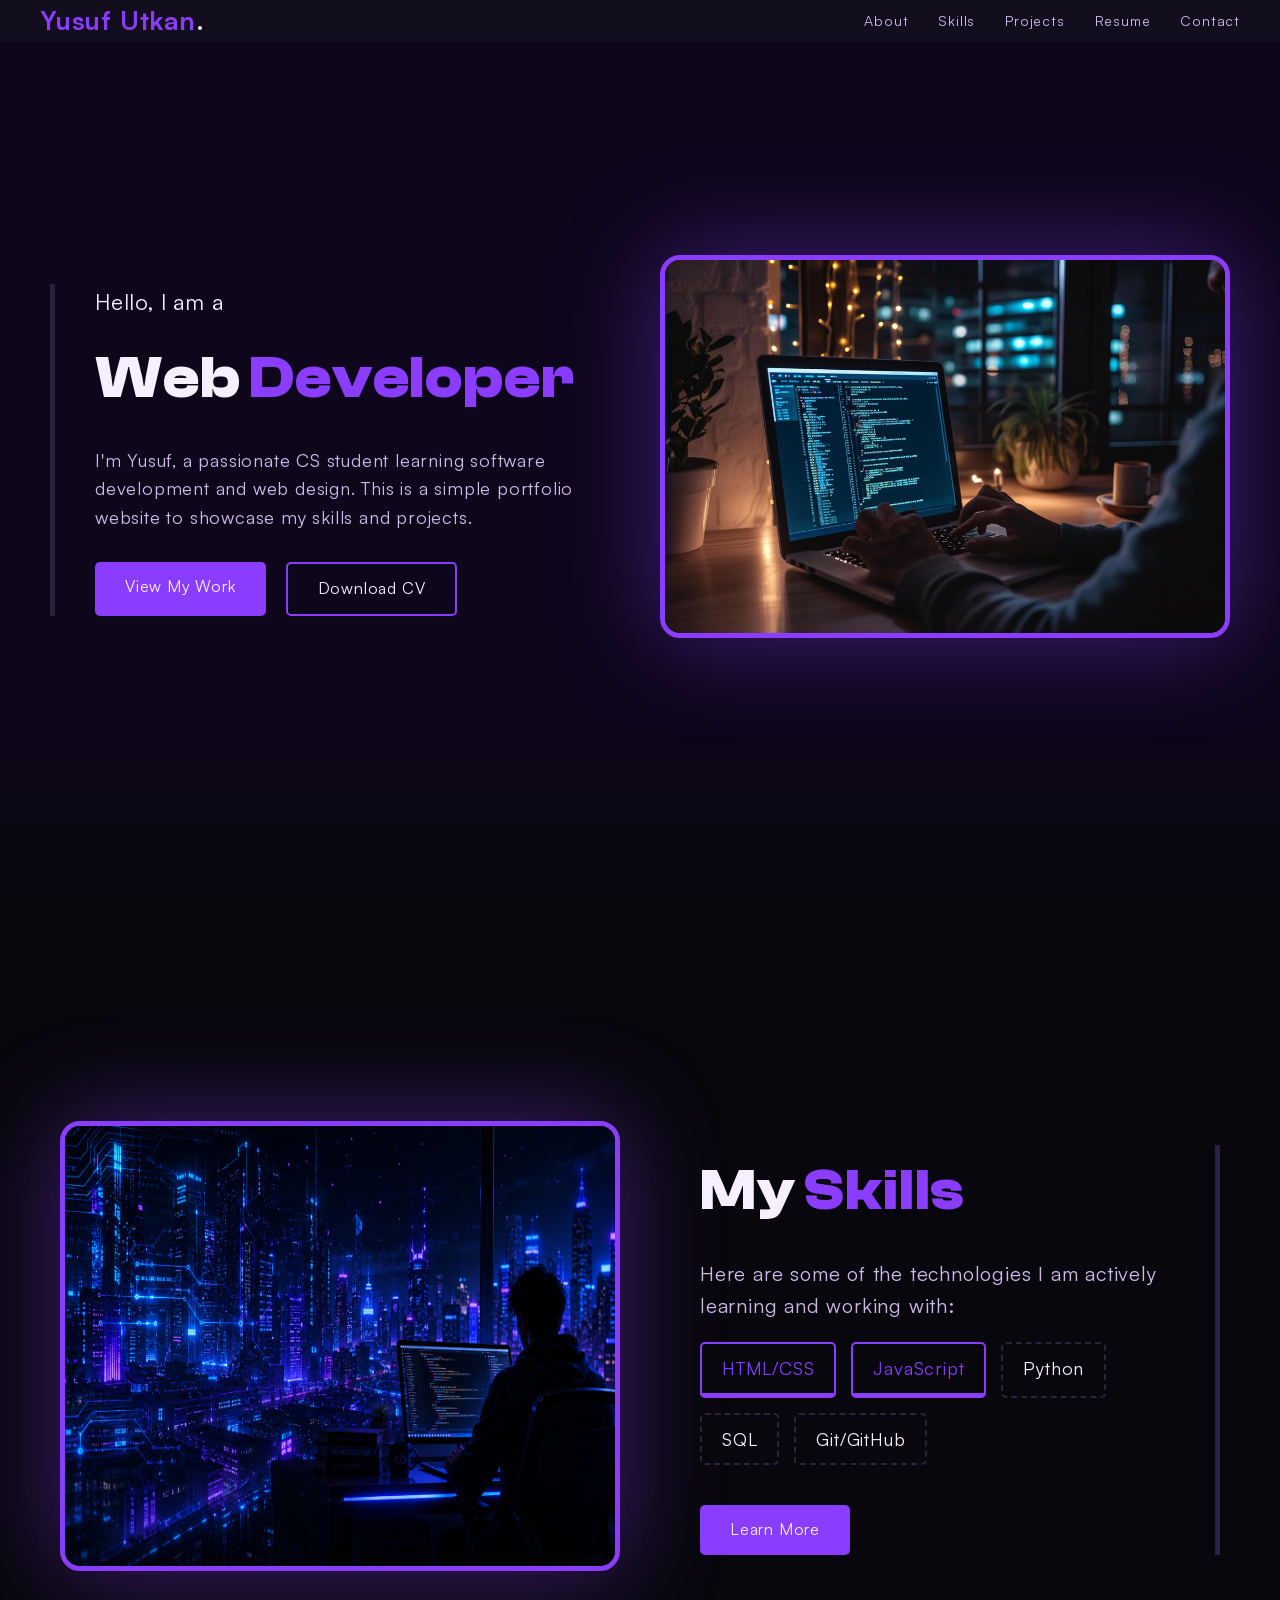
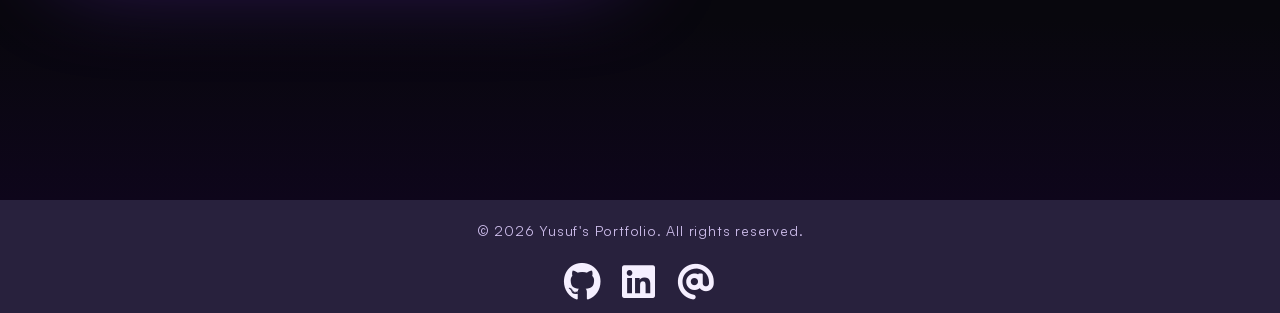
<file: index.html>
<!doctype html>
<html lang="en">
  <head>
    <meta charset="UTF-8" />
    <meta name="viewport" content="width=device-width, initial-scale=1.0" />

    <title>Yusuf Utkan | Portfolio</title>

    <link rel="stylesheet" href="css/style.css" />
    <link
      rel="stylesheet"
      href="https://cdnjs.cloudflare.com/ajax/libs/font-awesome/6.0.0-beta3/css/all.min.css"
    />
  </head>

  <body>
    <nav>
      <h1 class="nav-name">
        <a href="index.html">Yusuf Utkan<span>.</span></a>
      </h1>

      <ul class="nav-links">
        <li><a href="about.html">About</a></li>
        <li><a href="skills.html">Skills</a></li>
        <li><a href="projects.html">Projects</a></li>
        <li><a href="resume.html">Resume</a></li>
        <li><a href="contact.html">Contact</a></li>
      </ul>
    </nav>

    <main>
      <!-- Hero Section -->
      <section class="container">
        <div class="grid">
          <div class="hero">
            <p class="hero-eyebrow">Hello, I am a</p>

            <h1>Web <span>Developer</span></h1>

            <p class="hero-text">
              I'm Yusuf, a passionate CS student learning software development
              and web design. This is a simple portfolio website to showcase my
              skills and projects.
            </p>
            <div class="hero-buttons">
              <a class="primary-button" href="projects.html">View My Work</a>
              <a class="secondary-button" href="resume.html">Download CV</a>
            </div>
          </div>

          <div class="image">
            <img
              src="images/software-development.jpeg"
              alt="Illustration representing software development"
            />
          </div>
        </div>
      </section>

      <!-- Skills Teaser Section -->
      <section class="container-2">
        <div class="grid-2">
          <div class="skills-image">
            <img
              src="images/programmer.png"
              alt="Illustration of a programmer"
            />
          </div>

          <div class="skills-section">
            <h2 class="skills-heading">My <span>Skills</span></h2>

            <p class="skills-description">
              Here are some of the technologies I am actively learning and
              working with:
            </p>

            <ul class="skills-list">
              <li class="purple">HTML/CSS</li>
              <li class="purple">JavaScript</li>
              <li>Python</li>
              <li>SQL</li>
              <li>Git/GitHub</li>
            </ul>

            <div class="skills-buttons">
              <a class="primary-button skills-button" href="skills.html"
                >Learn More</a
              >
            </div>
          </div>
        </div>
      </section>
    </main>

    <footer>
      <p>&copy; 2026 Yusuf's Portfolio. All rights reserved.</p>

      <div class="social">
        <a
          href="https://github.com/YusuftheCoder02"
          id="github"
          aria-label="GitHub profile"
        >
          <i class="fa-brands fa-github"></i>
        </a>

        <a
          href="https://www.linkedin.com/in/yusuf-utkan-071907400/"
          id="linkedin"
          aria-label="LinkedIn profile"
        >
          <i class="fa-brands fa-linkedin"></i>
        </a>

        <a href="mailto:yutkan@depaul.edu" id="mail" aria-label="Email Yusuf">
          <i class="fa-solid fa-at"></i>
        </a>
      </div>
    </footer>
  </body>
</html>
</file>
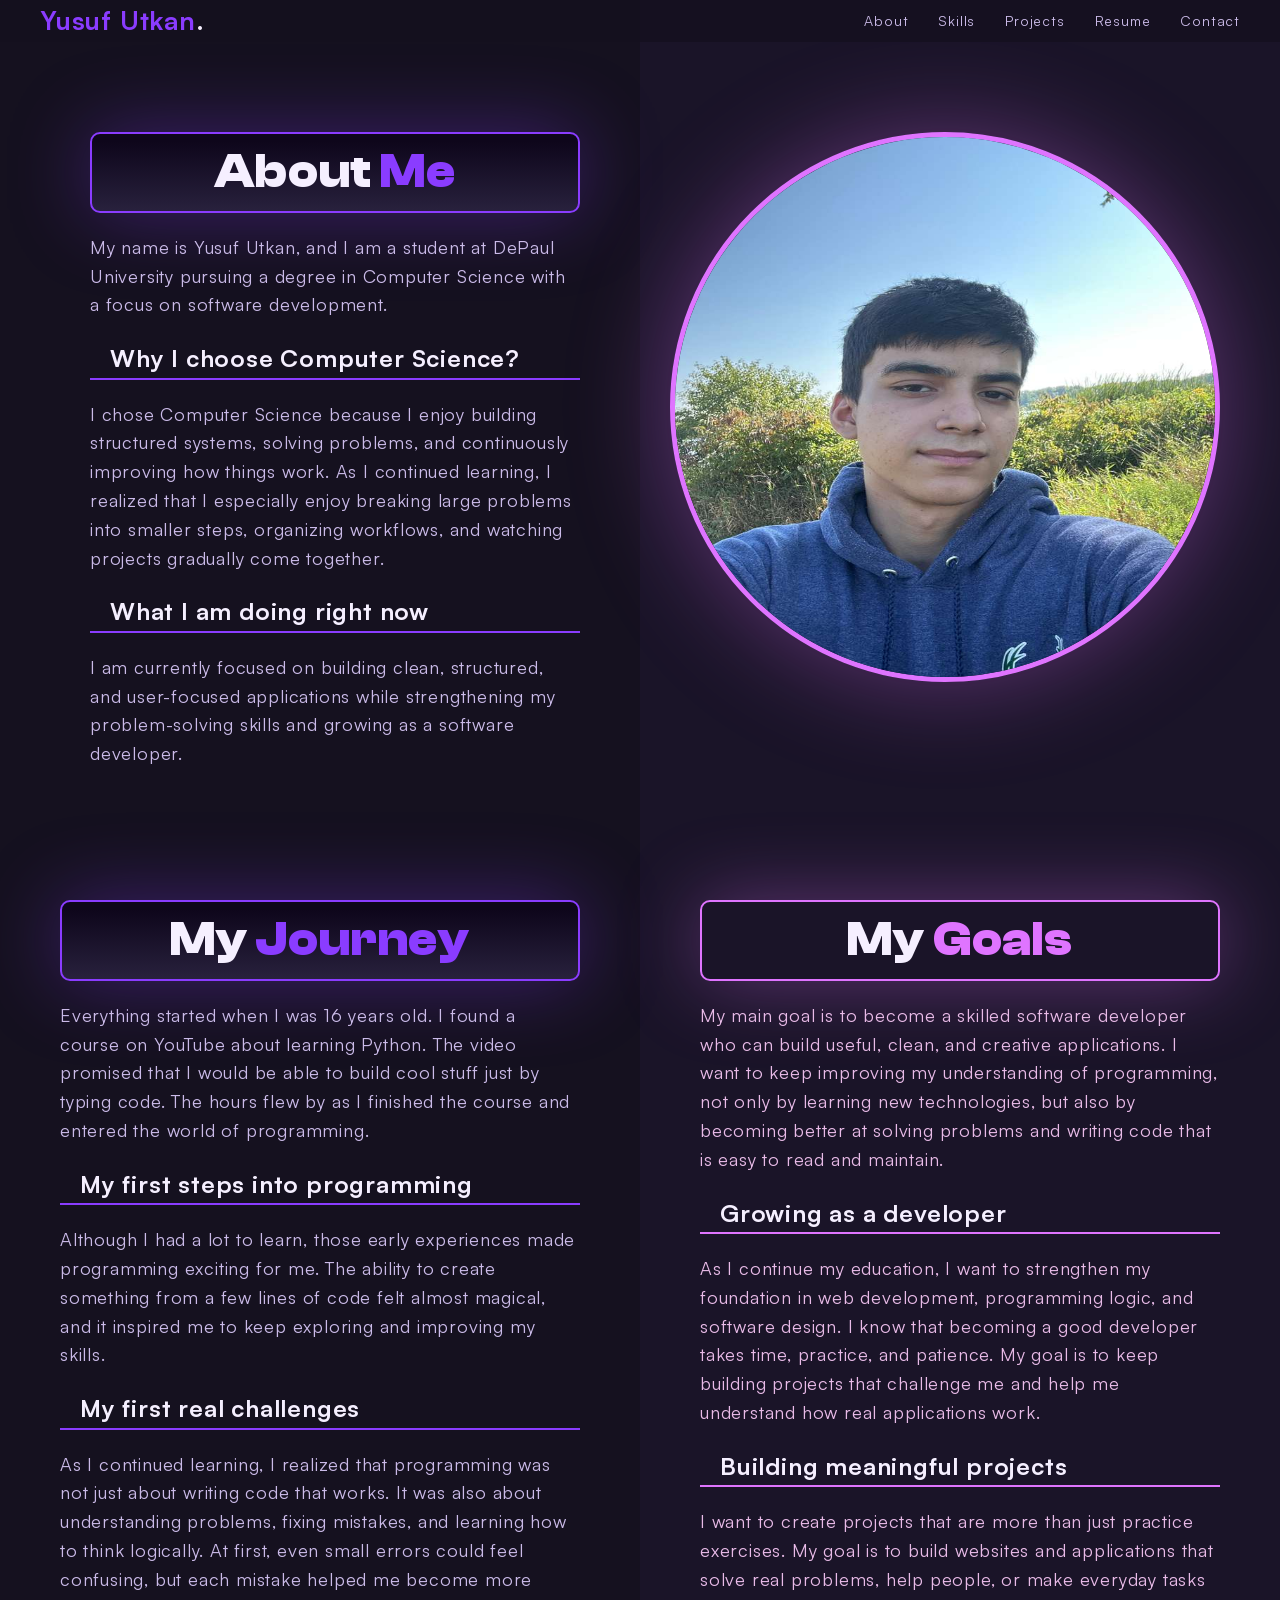
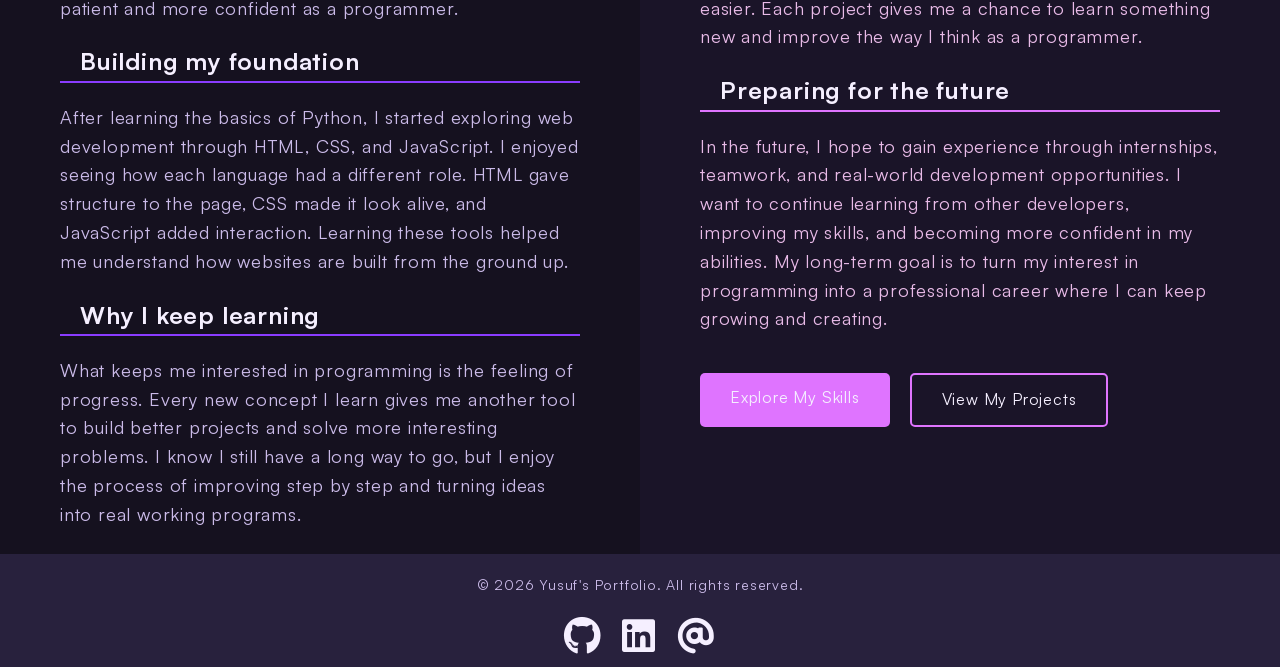
<file: about.html>
<!DOCTYPE html>
<html lang="en">

<head>
    <meta charset="UTF-8">
    <meta name="viewport" content="width=device-width, initial-scale=1.0">
    <title>Final Project</title>
    <link rel="stylesheet" href="css/style.css">
    <link rel="stylesheet" href="css/about.css">
    <link rel="stylesheet" href="https://cdnjs.cloudflare.com/ajax/libs/font-awesome/6.0.0-beta3/css/all.min.css" />
</head>

<body>
    <nav>
        <h1 class="nav-name"><a href="index.html">Yusuf Utkan<span>.</span></a></h1>
        <ul class="nav-links">
            <li><a href="about.html">About</a></li>
            <li><a href="skills.html">Skills</a></li>
            <li><a href="projects.html">Projects</a></li>
            <li><a href="resume.html">Resume</a></li>
            <li><a href="contact.html">Contact</a></li>
        </ul>
    </nav>
    <div class="about-container">
        <div class="about-grid">
            <div class="about-text">
                <h2>About <span>Me</span></h2>
                <p>
                    My name is Yusuf Utkan, and I am a student at DePaul University pursuing a degree in Computer
                    Science with a focus on software development.
                </p>
                <h3>Why I choose Computer Science?</h3>
                <p>
                    I chose Computer Science because I enjoy building structured systems, solving problems, and
                    continuously improving how things work. As I continued learning, I realized that I especially enjoy
                    breaking large problems into smaller steps, organizing workflows, and watching projects gradually
                    come together.
                </p>
                <h3>What I am doing right now</h3>
                <p>
                    I am currently focused on building clean, structured, and user-focused applications while
                    strengthening my problem-solving skills and growing as a software developer.
                </p>
            </div>
            <div class="about-image">
                <img src="images/profile photo.jpeg" alt="About Image">
            </div>
        </div>
    </div>

    <!-- Container No 2 -->

    <div class="about-container about-container-2">
        <div class="about-grid">
            <div class="about-text">
                <h2>My <span>Journey</span></h2>
                <p>
                    Everything started when I was 16 years old. I found a course on YouTube about learning Python.
                    The video promised that I would be able to build cool stuff just by typing code. The hours flew
                    by as I finished the course and entered the world of programming.
                </p>
                <h3>My first steps into programming</h3>
                <p>
                    Although I had a lot to learn, those early experiences made programming exciting for me. The
                    ability to create something from a few lines of code felt almost magical, and it inspired me to
                    keep exploring and improving my skills.
                </p>
                <h3>My first real challenges</h3>
                <p>
                    As I continued learning, I realized that programming was not just about writing code that works.
                    It was also about understanding problems, fixing mistakes, and learning how to think logically.
                    At first, even small errors could feel confusing, but each mistake helped me become more patient
                    and more confident as a programmer.
                </p>
                <h3>Building my foundation</h3>

                <p>
                    After learning the basics of Python, I started exploring web development through HTML, CSS,
                    and JavaScript. I enjoyed seeing how each language had a different role. HTML gave structure
                    to the page, CSS made it look alive, and JavaScript added interaction. Learning these tools
                    helped me understand how websites are built from the ground up.
                </p>

                <h3>Why I keep learning</h3>

                <p>
                    What keeps me interested in programming is the feeling of progress. Every new concept I learn
                    gives me another tool to build better projects and solve more interesting problems. I know I
                    still have a long way to go, but I enjoy the process of improving step by step and turning ideas
                    into real working programs.
                </p>
            </div>

            <div class="about-text-2">
                <h2>My <span>Goals</span></h2>
                <p>My main goal is to become a skilled software developer who can build useful, clean, and creative
                    applications. I want to keep improving my understanding of programming, not only by learning new
                    technologies, but also by becoming better at solving problems and writing code that is easy to read
                    and maintain.</p>
                <h3>Growing as a developer</h3>
                <p>
                    As I continue my education, I want to strengthen my foundation in web development, programming
                    logic, and software design. I know that becoming a good developer takes time, practice, and
                    patience. My goal is to keep building projects that challenge me and help me understand how real
                    applications work.
                </p>
                <h3>Building meaningful projects</h3>
                <p>
                    I want to create projects that are more than just practice exercises. My goal is to build websites
                    and applications that solve real problems, help people, or make everyday tasks easier. Each project
                    gives me a chance to learn something new and improve the way I think as a programmer.
                </p>
                <h3>Preparing for the future</h3>
                <p>
                    In the future, I hope to gain experience through internships, teamwork, and real-world development
                    opportunities. I want to continue learning from other developers, improving my skills, and becoming
                    more confident in my abilities. My long-term goal is to turn my interest in programming into a
                    professional career where I can keep growing and creating.
                </p>
                <div class="hero-buttons">
                    <a class="primary-button" href="skills.html">Explore My Skills</a>
                    <a class="secondary-button" href="projects.html">View My Projects</a>
                </div>
            </div>
        </div>
    </div>
    <footer>
        <p>&copy; 2026 Yusuf's Portfolio. All rights reserved.</p>

        <div class="social">
            <a href="https://github.com/YusuftheCoder02" id="github" aria-label="GitHub profile">
                <i class="fa-brands fa-github"></i>
            </a>

            <a href="https://www.linkedin.com/in/yusuf-utkan-071907400/" id="linkedin" aria-label="LinkedIn profile">
                <i class="fa-brands fa-linkedin"></i>
            </a>

            <a href="mailto:yutkan@depaul.edu" id="mail" aria-label="Email Yusuf">
                <i class="fa-solid fa-at"></i>
            </a>
        </div>
    </footer>
</body>

</html>
</file>
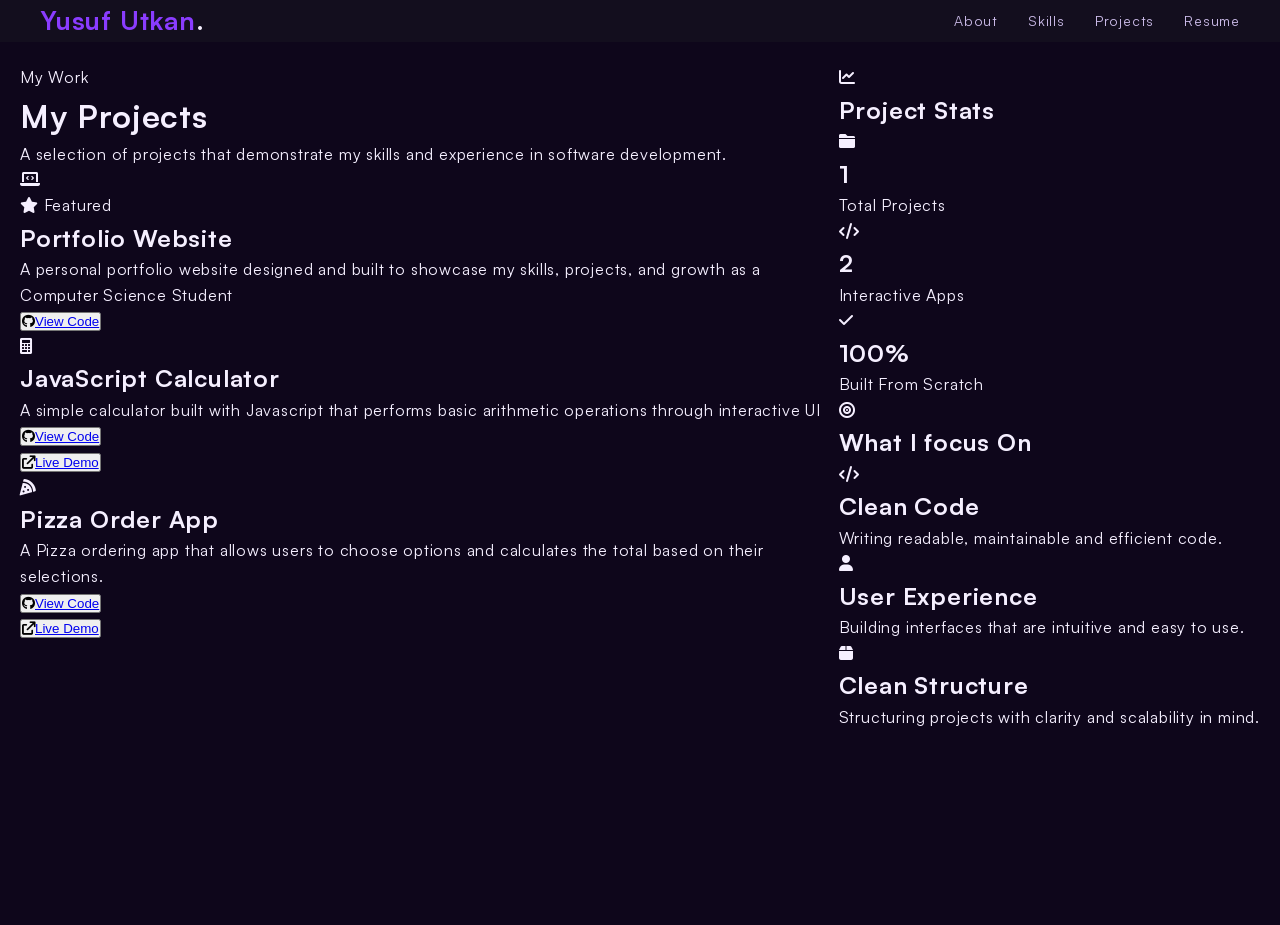
<file: projects.html>
<!DOCTYPE html>
<html lang="en">

<head>
  <meta charset="UTF-8">
  <meta name="viewport" content="width=device-width, initial-scale=1.0">
  <title>Yusuf Utkan | Portfolio</title>
  <link rel="stylesheet" href="css/style.css">
  <link rel="stylesheet" href="css/projects.css">
  <link rel="stylesheet" href="https://cdnjs.cloudflare.com/ajax/libs/font-awesome/6.0.0-beta3/css/all.min.css" />
</head>

<body>
  <nav>
    <h1 class="nav-name"><a href="index.html">Yusuf Utkan<span>.</span></a></h1>
    <ul class="nav-links">
      <li><a href="about.html">About</a></li>
      <li><a href="skills.html">Skills</a></li>
      <li><a href="projects.html">Projects</a></li>
      <li><a href="resume.html">Resume</a></li>
    </ul>
  </nav>
  <div class="projects-container">
    <div class="projects-grid">
      <div class="projects-main">
        <div class="projects-intro">
          <div class="section-label">
            <span>My Work</span>
            <div class="label-line"></div>
          </div>
          <h1>My <span>Projects</span></h1>
          <p>
            A selection of projects that demonstrate my skills and experience in software development.
          </p>
        </div> <!-- End of projects intro -->
        <div class="projects-list">
          <div class="project-list-grid">
            <div class="top-card">
              <div class="portfolio-project">
                <div class="portfolio-project-grid">
                  <div class="project-logo">
                    <i class="fa-solid fa-laptop-code"></i>
                  </div>
                  <div class="project-description">
                    <div class="project-description-grid">
                      <div class="highlight">
                        <i class="fa-solid fa-star"></i>
                        <span>Featured</span>
                      </div>
                      <div class="project-introduction">
                        <h2>Portfolio Website</h2>
                        <p> A personal portfolio website designed and built to showcase my skills, projects, and growth
                          as a Computer Science Student</p>
                      </div>
                      <div class="view-code-button">
                        <button class="view-code"><i class="fa-brands fa-github"></i><a
                            href="https://github.com/YusuftheCoder02/IT-130---Portfolio-Website">View Code</a></button>
                      </div>
                    </div> <!-- End of portfolio project description grid -->
                  </div> <!-- End of portfolio project description -->
                </div> <!-- End of portfolio project grid -->
              </div>
            </div>
            <div class="bottom-cards">
              <div class="bottom-cards-grid">
                <div class="Project-2">
                  <div class="Project-2-grid">
                    <div class="project-logo">
                      <i class="fa-solid fa-calculator"></i>
                    </div>
                    <div class="project-description">
                      <div class="project-description-grid">
                        <div class="project-introduction">
                          <h2>JavaScript Calculator</h2>
                          <p>A simple calculator built with Javascript that performs basic arithmetic operations through
                            interactive UI</p>
                        </div>
                        <div class="project-buttons-list">
                          <div class="view-code-button">
                            <button class="view-code"><i class="fa-brands fa-github"></i><a
                                href="https://github.com/YusuftheCoder02/IT-130---Javascript-Calculator">View
                                Code</a></button>
                          </div>
                          <div class="live-demo-button">
                            <button class="view-code"><i class="fa-solid fa-arrow-up-right-from-square"></i><a
                                href="demos/calculator/index.html">Live Demo</a></button>
                          </div>
                        </div>
                      </div>
                    </div>
                  </div> <!--End of Projects 2 grid-->
                </div> <!--End of Projects 2-->
                <div class="Project-3">
                  <div class="Project-2-grid">
                    <div class="project-logo">
                      <i class="fa-solid fa-pizza-slice"></i>
                    </div>
                    <div class="project-description">
                      <div class="project-description-grid">
                        <div class="project-introduction">
                          <h2>Pizza Order App</h2>
                          <p>A Pizza ordering app that allows users to choose options and calculates the total based on
                            their selections.</p>
                        </div>
                        <div class="project-buttons-list">
                          <div class="view-code-button">
                            <button class="view-code"><i class="fa-brands fa-github"></i><a
                                href="https://github.com/YusuftheCoder02/IT-130---Pizza-Order-App">View
                                Code</a></button>
                          </div>
                          <div class="live-demo-button">
                            <button class="view-code"><i class="fa-solid fa-arrow-up-right-from-square"></i><a
                                href="demos/pizza order/index.html">Live Demo</a></button>
                          </div>
                        </div>
                      </div>
                    </div>
                  </div> <!--End of Projects 3 grid-->
                </div> <!--End of Projects 3-->
              </div>
            </div>
          </div>
        </div>
      </div> <!-- End of projects main -->

      <div class="projects-sidebar">
        <div class="projects-sidebar-grid">
          <div class="project-stats project-summary">
            <div class="project-stats-grid">
              <div class="project-stats-intro">
                <i class="fa-solid fa-chart-line"></i>
                <h2>Project Stats</h2>
              </div>
              <div class="project-stats-cards">
                <div class="project-stat-card">
                  <div class="project-stat-icon">
                    <i class="fa-solid fa-folder"></i>
                  </div>
                  <div class="project-stat-intro">
                    <h2>1</h2>
                    <p>Total Projects</p>
                  </div>
                </div>
                <div class="project-stat-card">
                  <div class="project-stat-icon">
                    <i class="fa-solid fa-code"></i>
                  </div>
                  <div class="project-stat-intro">
                    <h2>2</h2>
                    <p>Interactive Apps</p>
                  </div>
                </div>
                <div class="project-stat-card">
                  <div class="project-stat-icon">
                    <i class="fa-solid fa-check"></i>
                  </div>
                  <div class="project-stat-intro">
                    <h2>100%</h2>
                    <p>Built From Scratch</p>
                  </div>
                </div>
              </div>
            </div>
          </div> <!--End of project stats -->

          <div class="project-stats project-focus">
            <div class="project-stats-grid">
              <div class="project-stats-intro">
                <i class="fa-solid fa-bullseye"></i>
                <h2>What I focus On</h2>
              </div>
              <div class="project-stats-cards">
                <div class="project-stat-card">
                  <div class="project-stat-icon">
                    <i class="fa-solid fa-code"></i>
                  </div>
                  <div class="project-stat-intro">
                    <h2>Clean Code</h2>
                    <p>Writing readable, maintainable and efficient code.</p>
                  </div>
                </div>
                <div class="project-stat-card">
                  <div class="project-stat-icon">
                    <i class="fa-solid fa-user"></i>
                  </div>
                  <div class="project-stat-intro">
                    <h2>User Experience</h2>
                    <p>Building interfaces that are intuitive and easy to use.</p>
                  </div>
                </div>
                <div class="project-stat-card">
                  <div class="project-stat-icon">
                    <i class="fa-solid fa-box"></i>
                  </div>
                  <div class="project-stat-intro">
                    <h2>Clean Structure</h2>
                    <p>Structuring projects with clarity and scalability in mind.</p>
                  </div>
                </div>
              </div>
            </div>
          </div> <!--End of project stats -->

        </div>
      </div> <!-- End of projects sidebar -->
    </div> <!-- End of projects grid -->
  </div> <!-- End of projects container -->
</body>

</html>
</file>
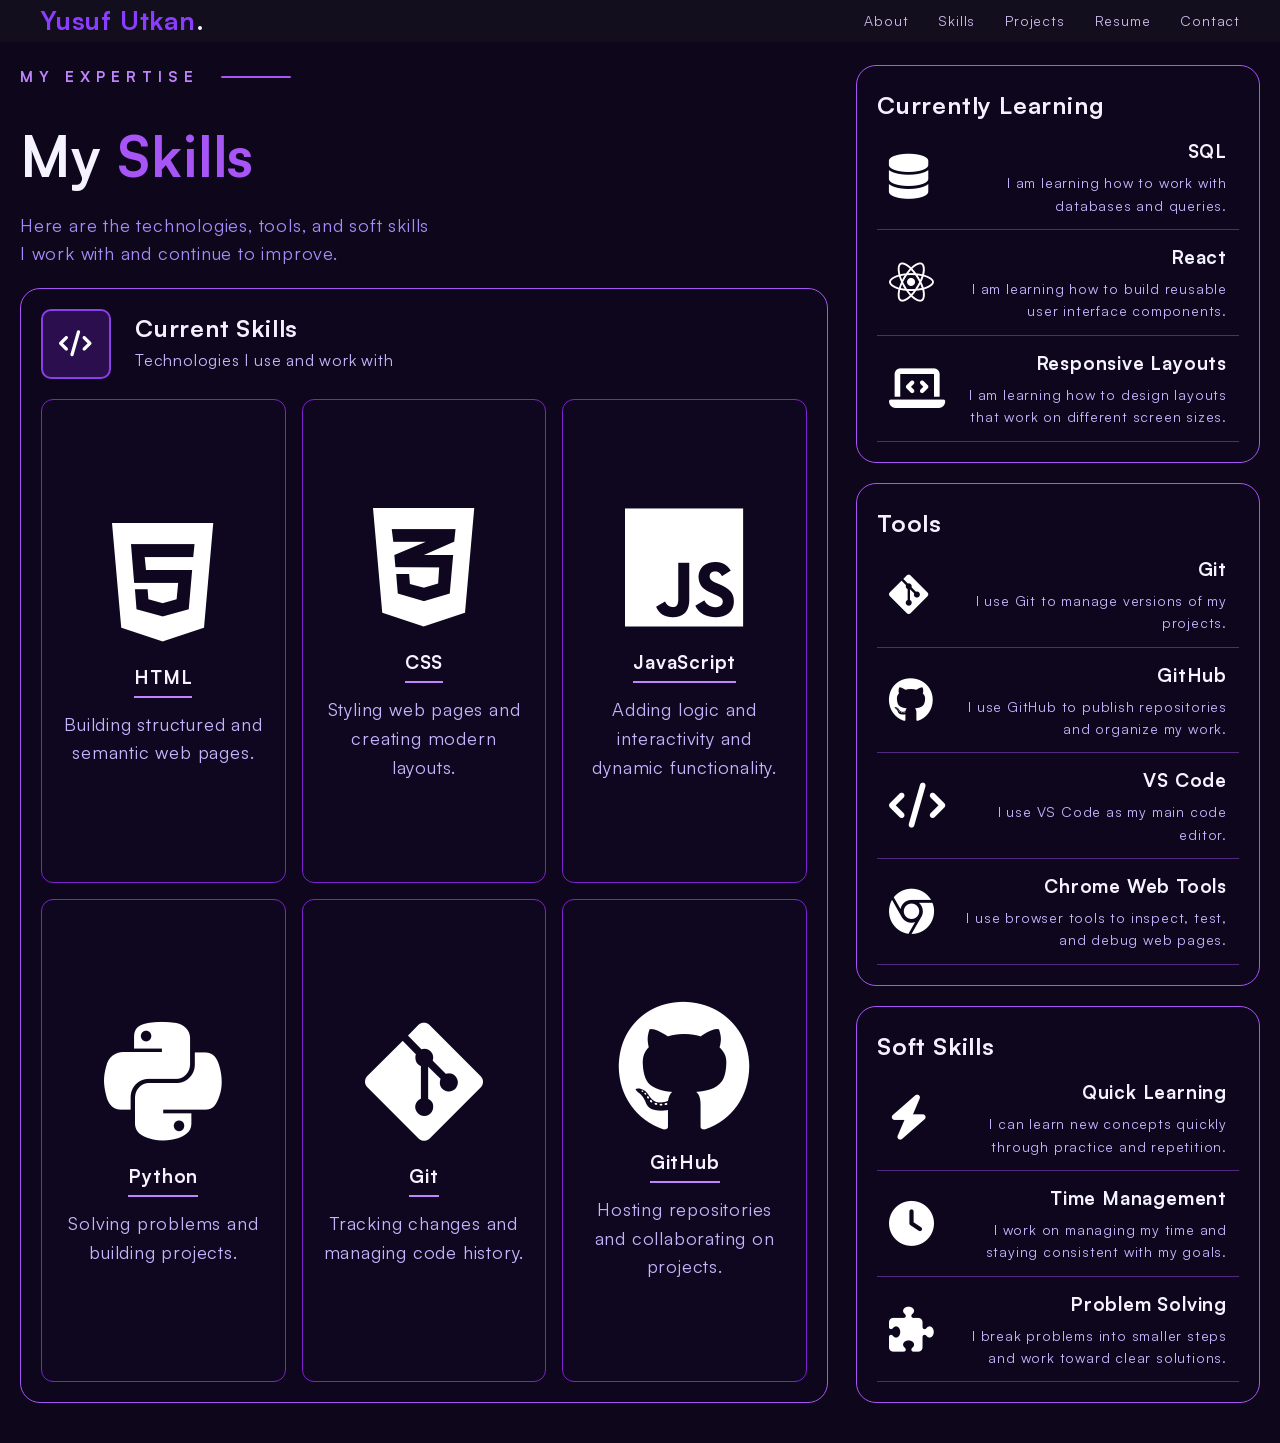
<file: skills.html>
<!DOCTYPE html>
<html lang="en">

<head>
  <meta charset="UTF-8">
  <meta name="viewport" content="width=device-width, initial-scale=1.0">
  <title>Yusuf Utkan | Portfolio</title>
  <link rel="stylesheet" href="css/style.css">
  <link rel="stylesheet" href="css/skill.css">
  <link rel="stylesheet" href="https://cdnjs.cloudflare.com/ajax/libs/font-awesome/6.5.1/css/all.min.css">
</head>

<body>
  <nav>
    <h1 class="nav-name"><a href="index.html">Yusuf Utkan<span>.</span></a></h1>
    <ul class="nav-links">
      <li><a href="about.html">About</a></li>
      <li><a href="skills.html">Skills</a></li>
      <li><a href="projects.html">Projects</a></li>
      <li><a href="resume.html">Resume</a></li>
      <li><a href="contact.html">Contact</a></li>
    </ul>
  </nav>
  <div class="skills-container">

    <div class="skills-grid">

      <div class="skills-main">

        <div class="skills-intro">
          <div class="section-label">
            <span>My Expertise</span>
            <div class="label-line"></div>
          </div>

          <h1>My <span>Skills</span></h1>

          <p>
            Here are the technologies, tools, and soft skills <br> I work with
            and continue to improve.
          </p>
        </div>

        <section class="current-skills">
          <div class="current-skills-introduction-grid">
            <div class="current-skills-introduction">
              <div class="current-skills-logo"><i class="fa-solid fa-code"></i></div>
              <div class="current-skills-description">
                <h2>Current Skills</h2>
                <p>
                  Technologies I use and work with
                </p>
              </div>
            </div>
            <div class="current-skills-grid">

              <div class="skill-card" id="html">
                <i class="fa-brands fa-html5 current-icon"></i>
                <h3>HTML</h3>
                <p>Building structured and semantic web pages.</p>
              </div>

              <div class="skill-card" id="css">
                <i class="fa-brands fa-css3-alt current-icon"></i>
                <h3>CSS</h3>
                <p>Styling web pages and creating modern layouts.</p>
              </div>

              <div class="skill-card" id="js">
                <i class="fa-brands fa-js current-icon"></i>
                <h3>JavaScript</h3>
                <p>Adding logic and interactivity and dynamic functionality.</p>
              </div>

              <div class="skill-card" id="python">
                <i class="fa-brands fa-python current-icon"></i>
                <h3>Python</h3>
                <p>Solving problems and building projects.</p>
              </div>

              <div class="skill-card" id="git">
                <i class="fa-brands fa-git-alt current-icon"></i>
                <h3>Git</h3>
                <p>Tracking changes and managing code history.</p>
              </div>

              <div class="skill-card" id="github">
                <i class="fa-brands fa-github current-icon"></i>
                <h3>GitHub</h3>
                <p>Hosting repositories and collaborating on projects.</p>
              </div>

            </div>
          </div>
        </section>

      </div>


      <div class="skills-grid-2">
        <div class="skills-sidebar">

          <section class="currently-learning">
            <h2>Currently Learning</h2>

            <div class="side-skill">
              <i class="fa-solid fa-database"></i>
              <div>
                <h3>SQL</h3>
                <p>I am learning how to work with databases and queries.</p>
              </div>
            </div>

            <div class="side-skill">
              <i class="fa-brands fa-react"></i>
              <div>
                <h3>React</h3>
                <p>I am learning how to build reusable user interface components.</p>
              </div>
            </div>

            <div class="side-skill">
              <i class="fa-solid fa-laptop-code"></i>
              <div>
                <h3>Responsive Layouts</h3>
                <p>I am learning how to design layouts that work on different screen sizes.</p>
              </div>
            </div>
          </section>

          <section class="tools">
            <h2>Tools</h2>

            <div class="side-skill">
              <i class="fa-brands fa-git-alt"></i>
              <div>
                <h3>Git</h3>
                <p>I use Git to manage versions of my projects.</p>
              </div>
            </div>

            <div class="side-skill">
              <i class="fa-brands fa-github"></i>
              <div>
                <h3>GitHub</h3>
                <p>I use GitHub to publish repositories and organize my work.</p>
              </div>
            </div>

            <div class="side-skill">
              <i class="fa-solid fa-code"></i>
              <div>
                <h3>VS Code</h3>
                <p>I use VS Code as my main code editor.</p>
              </div>
            </div>

            <div class="side-skill">
              <i class="fa-brands fa-chrome"></i>
              <div>
                <h3>Chrome Web Tools</h3>
                <p>I use browser tools to inspect, test, and debug web pages.</p>
              </div>
            </div>
          </section>

          <section class="soft-skills">
            <h2>Soft Skills</h2>

            <div class="side-skill">
              <i class="fa-solid fa-bolt"></i>
              <div>
                <h3>Quick Learning</h3>
                <p>I can learn new concepts quickly through practice and repetition.</p>
              </div>
            </div>

            <div class="side-skill">
              <i class="fa-solid fa-clock"></i>
              <div>
                <h3>Time Management</h3>
                <p>I work on managing my time and staying consistent with my goals.</p>
              </div>
            </div>

            <div class="side-skill">
              <i class="fa-solid fa-puzzle-piece"></i>
              <div>
                <h3>Problem Solving</h3>
                <p>I break problems into smaller steps and work toward clear solutions.</p>
              </div>
            </div>
          </section>

        </div>
      </div>
    </div>
  </div>
</body>

</html>
</file>
<file: css/style.css>
* {
  margin: 0;
  padding: 0;
  box-sizing: border-box;
}

html {
  scroll-behavior: smooth;
}

:root {
  --bg-color: #0e061b;
  --bg-color-2: #08070d;
  --surface-color: #15111f;
  --surface-2: #28213d;
  --text-color: #f5efff;
  --muted-text: #cbbbe9;
  --accent-color: #8a3cff;
  --accent-hover: #ab74ff;
  --border-color: #2b223d;
}

@font-face {
  font-family: "Satoshi Variable";
  src: url("../fonts/Satoshi-Variable.ttf") format("truetype");
  font-weight: 100 900;
  font-style: normal;
}

@font-face {
  font-family: "Clash Display";
  src: url("../fonts/ClashDisplay-Variable.ttf") format("truetype");
  font-weight: 100 900;
  font-style: normal;
}

body {
  font-family: "Satoshi Variable", sans-serif;
  letter-spacing: 0.05em;
  background-color: var(--bg-color);
  color: var(--text-color);
  line-height: 1.6;
  min-height: 100vh;
}

nav {
  display: flex;
  position: fixed;
  top: 0;
  width: 100%;
  justify-content: space-between;
  align-items: center;
  padding: 0 40px;
  background-color: #15111fe0;
}

nav .nav-links {
  display: flex;
  margin-left: 10px;
  gap: 30px;
  list-style: none;
}

nav .nav-links a {
  font-family: "Satoshi Variable", sans-serif;
  font-size: 14px;
  display: inline-block;
  text-wrap: nowrap;
  text-decoration: none;
  color: var(--muted-text);
  transition: color 0.3s ease;
}

nav .nav-links a:hover {
  color: var(--text-color);
  transform: scale(1.15);
}
.nav-name a {
  font-family: "Satoshi Variable", sans-serif;
  font-size: 26px;
  text-decoration: none;
  color: var(--accent-color);
}

.nav-name a span {
  color: var(--text-color);
}

/* --- Hero Section --- */

.container {
  background: linear-gradient(
    180deg,
    var(--bg-color) 0%,
    var(--bg-color) 80%,
    var(--bg-color-2) 100%
  );
  display: flex;
  flex-direction: column;
  align-items: center;
  justify-content: center;
  min-height: 100vh;
  padding: 0 50px;
}

.grid {
  display: grid;
  grid-template-columns: 1fr 1fr;
  gap: 40px;
  align-items: center;
}

.image img {
  width: 100%;
  border-radius: 20px;
  box-shadow: 0 0 100px #8a3cff6a;
  border: 5px solid var(--accent-color);
}

.hero {
  display: flex;
  flex-direction: column;
  border-left: 5px solid var(--border-color);
  padding-left: 40px;
}

.hero-eyebrow {
  font-size: 22px;
  color: var(--text-color);
  margin-bottom: 10px;
}

.hero h1 {
  font-family: "Clash Display", serif;
  font-size: 60px;
  margin-bottom: 20px;
}

.hero h1 span {
  color: var(--accent-color);
}

.hero-text {
  font-size: 18px;
  color: var(--muted-text);
  margin-bottom: 30px;
}

.hero-buttons {
  display: flex;
  gap: 20px;
}

.primary-button {
  padding: 12px 30px;
  background-color: var(--accent-color);
  color: var(--text-color);
  text-decoration: none;
  border-radius: 5px;
  transition: background-color 0.3s ease;
}

.secondary-button {
  padding: 12px 30px;
  background-color: transparent;
  color: var(--text-color);
  text-decoration: none;
  border: 2px solid var(--accent-color);
  border-radius: 5px;
  transition:
    background-color 0.3s ease,
    color 0.3s ease;
}

.primary-button:hover {
  background-color: var(--accent-hover);
}

.secondary-button:hover {
  background-color: var(--text-color);
  color: var(--bg-color);
  border-color: var(--bg-color);
}

.primary-button:active,
.secondary-button:active {
  transform: scale(0.95);
}

/* --- Skills Teaser Section --- */

.container-2 {
  display: flex;
  background: linear-gradient(
    180deg,
    var(--bg-color-2) 0%,
    var(--bg-color-2) 80%,
    var(--bg-color) 100%
  );
  flex-direction: column;
  align-items: center;
  justify-content: center;
  min-height: 100vh;
  padding: 0 60px;
}

.grid-2 {
  display: grid;
  grid-template-columns: 1fr 1fr;
  gap: 40px;
  align-items: center;
}

.skills-image img {
  width: 100%;
  height: 450px;
  border-radius: 20px;
  box-shadow: 0 0 100px #8a3cff6a;
  border: 5px solid var(--accent-color);
}

.skills-section {
  display: flex;
  flex-direction: column;
  border-right: 5px solid var(--border-color);
  padding: 0 40px;
  gap: 20px;
}

.skills-section h2 {
  font-family: "Clash Display", serif;
  font-size: 58px;
}

.skills-section h2 span {
  color: var(--accent-color);
}

.skills-description {
  font-size: 20px;
  color: var(--muted-text);
}

.skills-list {
  display: flex;
  flex-wrap: wrap;
  list-style: none;
  gap: 15px;
}

.skills-buttons {
  display: flex;
  flex-wrap: wrap;
  gap: 15px;
}

.skills-list li {
  background-color: var(--bg-color-2);
  padding: 10px 20px;
  border: 2px dashed var(--border-color);
  border-radius: 5px;
  color: var(--text-color);
  font-size: 18px;
  cursor: default;
}

.skills-list .purple {
  border: 2px solid var(--accent-color);
  border-bottom: 5px solid var(--accent-color);
  color: var(--accent-color);
}

.skills-button {
  padding: 12px 30px;
  margin-top: 20px;
  background-color: var(--accent-color);
  color: var(--text-color);
  text-decoration: none;
  border-radius: 5px;
  width: fit-content;
  transition: background-color 0.3s ease;
}

/* Footer Section */

footer {
  background-color: var(--surface-2);
  text-align: center;
  padding: 20px 0 0 0;
}

footer p {
  color: var(--muted-text);
  font-size: 14px;
}

footer .social {
  margin-top: 10px;
  display: flex;
  justify-content: center;
  padding-bottom: 0;
  gap: 20px;
}

footer .social a {
  color: var(--text-color);
  font-size: 38px;
  text-decoration: none;
  transition: color 0.3s ease;
}

footer #github:hover {
  color: #4e4e4e;
}

footer #linkedin:hover {
  color: #0077b5;
}

footer #mail:hover {
  color: #ff9a9a;
}
/* --------------------- */
/* --- About Section --- */
/* --------------------- */

.about-text {
  display: flex;
  flex-direction: column;
  padding: 0 40px;
  gap: 20px;
}

.about-text h2 {
  font-family: "Clash Display", serif;
  font-size: 48px;
  background: linear-gradient(180deg,var(--bg-color) 10%,var(--surface-2));
  padding: 0 20px;
  border: 2px solid var(--accent-color);
  text-align: center;
  border-radius: 10px;
  box-shadow: 0 30px 80px #8a3cff59;
}

.about-text p {
  font-size: 18px;
  color: var(--text-color);
}


.about-image img {
  display: flex;
  margin: 0 auto;
  width: 500px;
  height: 500px;
  border-radius: 50px;
  box-shadow: 0 0 100px #8a3cff6a;
  border: 5px solid var(--accent-color);
}
</file>
<file: css/about.css>
:root {
  /* Color Variables */
  --bg-color: #0e061b;
  --bg-color-2: #08070d;
  --surface-color: #15111f;
  --surface-2: #28213d;
  --text-color: #f5efff;
  --muted-text: #cbbbe9;
  --accent-color: #8a3cff;
  --accent-hover: #ab74ff;
  --border-color: #2b223d;
  /* Colors for this page */
  --about-bg: #1a1428;
  --about-text: #f5efff;
  --about-accent: #8a3cff;
  --about-accent-2: #df74ff;
  --accent-hover-2: #fa74ff;
  --muted-text-2: #e9bbe8;

}

.about-container {
  background: linear-gradient(90deg, var(--surface-color) 50%, var(--about-bg) 50%);
  display: flex;
  flex-direction: column;
  align-items: center;
  justify-content: center;
  min-height: 100vh;
  padding: 0 50px;
}

.about-container-2 {
  padding: 0 20px 25px 20px;
  display: flex;
  flex-direction: column;
  align-items: center;
  justify-content: center;
  min-height: 100vh;
}

.about-grid {
  display: grid;
  grid-template-columns: 1fr 1fr;
  gap: 40px;
  align-items: flex-start;
}

.about-text {
  display: flex;
  justify-content: center;
  flex-direction: column;
  padding: 0 40px;
  gap: 20px;
}

.about-text h2 {
  font-family: "Clash Display", serif;
  font-size: 48px;
  padding: 0 20px;
  border: 2px solid var(--about-accent);
  text-align: center;
  border-radius: 10px;
  box-shadow: 0 0 80px #8a3cff59;
}

.about-text h2 span {
  color: var(--about-accent);
}

.about-text h3 {
  font-family: "Satoshi Variable", serif;
  font-size: 24px;
  color: var(--about-text);
  padding: 0 20px;
  border-bottom: 2px solid var(--about-accent);
}

.about-container-2 .about-text-2 h3 {
  border-bottom: 2px solid var(--about-accent-2);
  
}

.about-text p {
  font-size: 18px;
  color: var(--muted-text);
}



.about-image img {
  display: flex;
  margin: 0 auto;
  width: 550px;
  height: 550px;
  border-radius: 50%;
  box-shadow: 0 0 100px #df74ff59;
  border: 5px solid var(--about-accent-2);
}

/* About Text Variant 2 */

.about-text-2 {
  display: flex;
  justify-content: center;
  flex-direction: column;
  padding: 0 40px;
  gap: 20px;
}

.about-text-2 h2 {
  font-family: "Clash Display", serif;
  font-size: 48px;
  padding: 0 20px;
  border: 2px solid var(--about-accent-2);
  text-align: center;
  border-radius: 10px;
  box-shadow: 0 0 80px #df74ff59;
}

.about-text-2 h2 span {
  color: var(--about-accent-2);
}

.about-text-2 p {
  color: var(--muted-text-2);
}

/* ------------ */
/*  Container 2 */
/* ------------ */

.about-image-2 img {
  display: flex;
  width: 650px;
  height: 650px;
  border-radius: 25%;
  box-shadow: 0 0 100px #df74ff59;
  border: 5px solid var(--about-accent);
}

.about-text-2 p {
  font-size: 18px;
  color: var(--muted-text-2);
}

.about-text-2 h3 {
  font-family: "Satoshi Variable", serif;
  font-size: 24px;
  color: var(--about-text);
  padding: 0 20px;
  border-bottom: 2px solid var(--about-accent);
}


.primary-button {
  padding: 12px 30px;
  background-color: var(--about-accent-2);
  color: var(--text-color);
  text-decoration: none;
  border-radius: 5px;
  transition: background-color 0.3s ease;
}

.primary-button:hover {
  background-color: var(--accent-hover-2);
}

.secondary-button {
  padding: 12px 30px;
  background-color: transparent;
  color: var(--text-color);
  text-decoration: none;
  border: 2px solid var(--about-accent-2);
  border-radius: 5px;
  transition:
    background-color 0.3s ease,
    color 0.3s ease;
}

.hero-buttons {
  margin-top: 20px; 
}
</file>
<file: css/projects.css>
:root {
    --projects-bg-main: #090313;
    --projects-bg-section: #12071F;
    --projects-bg-card: #180A2B;
    --projects-bg-card-dark: #0F061A;

    --projects-accent: #E879F9;
    --projects-accent-bright: #F0ABFC;
    --projects-accent-dark: #A21CAF;

    --projects-border: #A21CAF;
    --projects-border-soft: #3B164D;

    --projects-text-main: #FAF5FF;
    --projects-text-muted: #D8B4FE;
    --projects-text-soft: #C084FC;

    --projects-icon: #FFFFFF;
}

.projects-container {
    margin: 25px 0 auto;
    padding: 40px 20px;
}

.projects-grid {
    display: grid;
    grid-template-columns: 1fr auto;
}
</file>
<file: css/skill.css>
:root {
    /* Main backgrounds */
    --bg-main: #080312;
    --bg-section: #0d061c;
    --bg-card: #140a2a;
    --bg-card-dark: #0f071f;

    /* Purple accents */
    --accent-purple: #a855f7;
    --accent-purple-bright: #c084fc;
    --accent-purple-dark: #7e22ce;

    /* Borders and glow */
    --border-purple: #a855f773;
    --border-soft: #ffffff14;
    --glow-purple: #a855f747;

    /* Text */
    --text-main: #f5f3ff;
    --text-muted: #c4b5fd;
    --text-soft: #a78bfa;

    /* Icons */
    --icon-white: #ffffff;
}

.skills-container {
    margin: 25px 0 auto;
    padding: 40px 20px;
}

.skills-grid {
    display: grid;
    grid-template-columns: 2fr 1fr;
    gap: 28px;
}

.skills-grid-2 {
    display: grid;
    gap: 20px;
}

.skills-main {
    display: flex;
    flex-direction: column;
}

/* Skills Intro */

.skills-intro {
    margin-bottom: 20px;
}

.section-label {
    display: flex;
    align-items: center;
    gap: 22px;
    font-size: 14px;
    font-weight: 600;
    color: var(--accent-purple);
    text-transform: uppercase;
    letter-spacing: 1.5px;
    margin-bottom: 22px;
}

.skills-intro h1 {
    font-size: 3.5rem;
    font-family: 'Satoshi Variable', sans-serif;
    color: var(--text-main);
    margin-bottom: 10px;
}

.skills-intro h1 span {
    color: var(--accent-purple);
}

.skills-intro p {
    font-size: 18px;
    color: var(--text-soft);
    line-height: 1.6;
}

.section-label span {
    color: #C084FC;
    font-size: 15px;
    font-weight: 700;
    letter-spacing: 6px;
    text-transform: uppercase;
}

.label-line {
    width: 70px;
    height: 2px;
    background: #A855F7;
    border-radius: 20px;
}

/* Current Skills */

.current-skills {
    display: flex;
    flex-grow: 1;
    padding: 20px;
    background-color: var(--bg-section);
    border-radius: 20px;
    border: 1px solid var(--accent-purple);
    transition: background-color 0.3s ease, border-color 0.3s ease;

}

.current-skills:hover {
    border-color: var(--accent-purple-bright);
    background-color: var(--bg-card);
}

.current-skills-introduction-grid {
    display: grid;
    grid-template-rows: auto 1fr;
    min-height: 0;
}

.current-skills-introduction {
    display: grid;
    grid-template-columns: auto 1fr;
    gap: 12px;
    margin-bottom: 20px;
}

.current-skills-description {
    display: flex;
    flex-direction: column;
    align-items: flex-start;
    justify-content: center;
    margin-left: 12px;
}

.current-skills-description p {
    color: var(--text-muted);
    margin-bottom: 6px;
}

.current-skills-logo {
    aspect-ratio: 1 / 1;
    height: 100%;
    background-color: #2A0E4D;
    border: #8B3FE6 solid 2px;
    border-radius: 10px;
    display: flex;
    align-items: center;
    justify-content: center;
}

.current-skills-logo i {
    color: var(--icon-white);
    font-size: 26px;
}

.current-skills-grid {
    display: grid;
    grid-template-columns: 1fr 1fr 1fr;
    grid-template-rows: 1fr 1fr;
    gap: 16px;
}

.skill-card {
    display: flex;
    flex-direction: column;
    justify-content: center;
    gap: 12px;
    padding: 16px;
    background-color: var(--bg-card-dark);
    border-radius: 12px;
    border: 1px solid var(--accent-purple-dark);
    text-align: center;
    cursor: default;
    transition: background-color 0.5s ease, border-color 0.5s ease, transform 0.5s ease;
}

.skill-card:hover {
    border-color: var(--accent-purple-bright);
    background-color: var(--bg-card);
    transform: translateY(-5px);
}

.skill-card:hover h3 {
    color: var(--text-main);
    border-bottom-color: var(--text-main);
}

.skill-card:hover p {
    color: var(--text-main);
}

.current-icon {
    color: var(--icon-white);
    font-size: 135px;
}

.skill-card h3 {
    color: var(--text-main);
    border-bottom: 2px solid var(--accent-purple-bright);
    width: fit-content;
    margin: 0 auto;
    padding-bottom: 4px;
    transition: color 0.3s ease;
}

.skill-card p {
    text-align: center;
    color: var(--text-muted);
    font-size: 18px;
    transition: color 0.3s ease;
}

.skill-card:hover {
    background-color: var(--accent-purple-dark);
}

/* -------------- */
/* SKILLS SIDEBAR */
/* -------------- */

.skills-sidebar {
    display: grid;
    gap: 20px;
}

.currently-learning,
.tools,
.soft-skills {
    display: grid;
    height: 100%;
    grid-template-rows: auto 1fr;
    padding: 20px;
    background-color: var(--bg-section);
    border-radius: 20px;
    border: 1px solid var(--accent-purple);
    transition: background-color 0.3s ease, border-color 0.3s ease;
}

.currently-learning:hover,
.tools:hover,
.soft-skills:hover {
    border-color: var(--accent-purple-bright);
    background-color: var(--bg-card);
}

.sidebar-introduction {
    display: flex;
    align-items: center;
    gap: 12px;
    margin-bottom: 20px;
}

.sidebar-logo {
    aspect-ratio: 1 / 1;
    height: 100%;
    font-size: 26px;
    padding: 12px;
    background-color: #2A0E4D;
    border: #8B3FE6 solid 2px;
    border-radius: 10px;
    display: flex;
    align-items: center;
    justify-content: center;
}

.sidebar-text {
    display: grid;
    grid-template-rows: 1fr auto;

}

.sidebar-text p {
    color: var(--text-muted);
    font-size: 14px;
}

/* Side Skills */

.side-skills {
    display: grid;
}

.side-skill {
    display: grid;
    grid-template-columns: auto 1fr;
    align-items: center;
    gap: 22px;
    padding: 12px;
    border-bottom: 1px solid var(--border-purple);
}

.side-skill i {
    color: var(--icon-white);
    font-size: 45px;
}

.side-skill p {
    color: var(--text-muted);
    font-size: 14px;
    text-align: right;
}

.side-skill h3 {
    text-align: right;
    color: var(--text-main);
    margin-bottom: 6px;
}

.link-buttons {
    display: grid;
    grid-template-columns: 1fr 1fr;
    gap: 25px;
    text-align: center;
}
</file>
